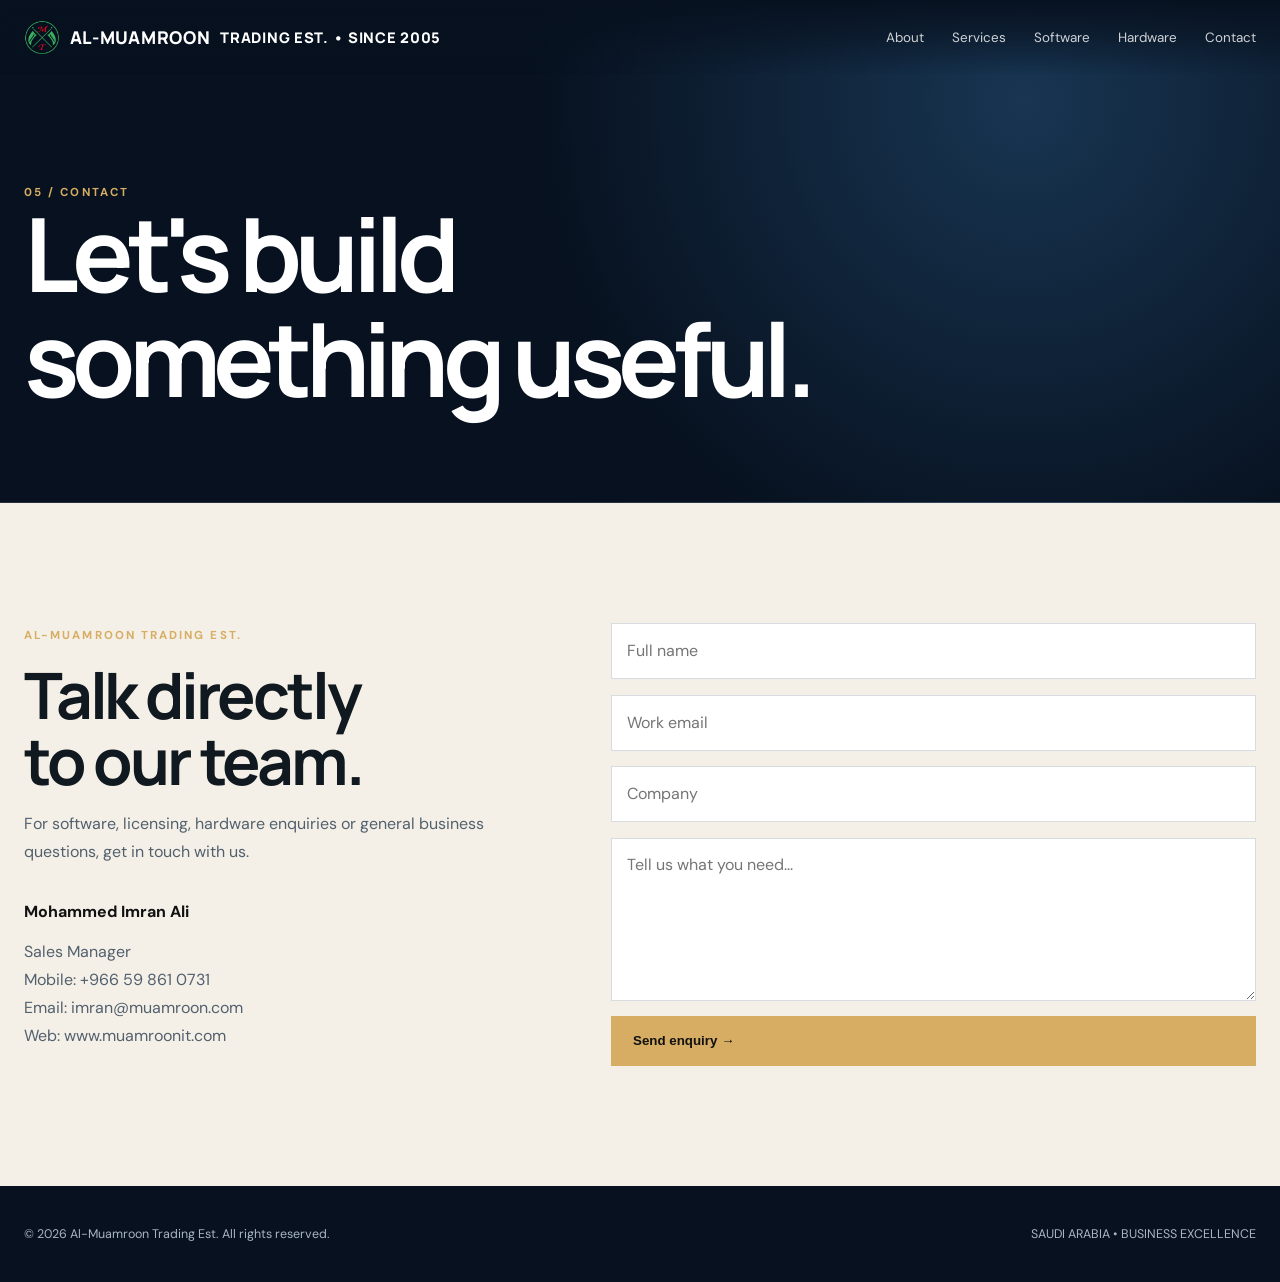
<file: contact.html>
<!doctype html><html lang="en"><head><meta charset="utf-8"><meta name="viewport" content="width=device-width,initial-scale=1"><title>Contact — Al-Muamroon</title><link rel="stylesheet" href="style.css"></head><body>
    <header class="nav"><div class="container navrow">
<a class="logo" href="index.html"><img src="assets/logo.png" alt="Al-Muamroon logo" class="logo-img">AL-MUAMROON<small>TRADING EST. • SINCE 2005</small></a>
      <nav class="links">
        <a href="about.html">About</a><a href="services.html">Services</a><a href="software.html">Software</a>
        <a href="materials.html">Hardware</a><a href="contact.html">Contact</a>
      </nav><button class="menu">MENU</button>
    </div></header>
    <main class="pagehero"><div class="container">
      <span class="eyebrow">05 / Contact</span>
      <h1>Let's build<br>something useful.</h1>
    </div></main>

    <section class="section light"><div class="container contact">
      <div>
        <span class="eyebrow">Al-Muamroon Trading Est.</span>
        <h2 style="margin-top:18px">Talk directly<br>to our team.</h2>
        <p>For software, licensing, hardware enquiries or general business questions, get in touch with us.</p>
        <div style="margin-top:35px">
          <b>Mohammed Imran Ali</b>
          <p>Sales Manager<br>
          Mobile: +966 59 861 0731<br>
          Email: imran@muamroon.com<br>
          Web: www.muamroonit.com</p>
        </div>
      </div>
      <form class="form" onsubmit="event.preventDefault();window.location.href='mailto:imran@muamroon.com?subject='+encodeURIComponent('Website enquiry from '+document.querySelector('#name').value)+'&body='+encodeURIComponent(document.querySelector('#message').value)">
        <input id="name" required placeholder="Full name">
        <input type="email" required placeholder="Work email">
        <input placeholder="Company">
        <textarea id="message" required placeholder="Tell us what you need..."></textarea>
        <button class="btn gold" type="submit">Send enquiry →</button>
      </form>
    </div></section>

    <footer><div class="container foot">
      <span>© 2026 Al-Muamroon Trading Est. All rights reserved.</span>
      <span>SAUDI ARABIA • BUSINESS EXCELLENCE</span>
    </div></footer>
    <script src="script.js"></script>
</body></html>
</file>
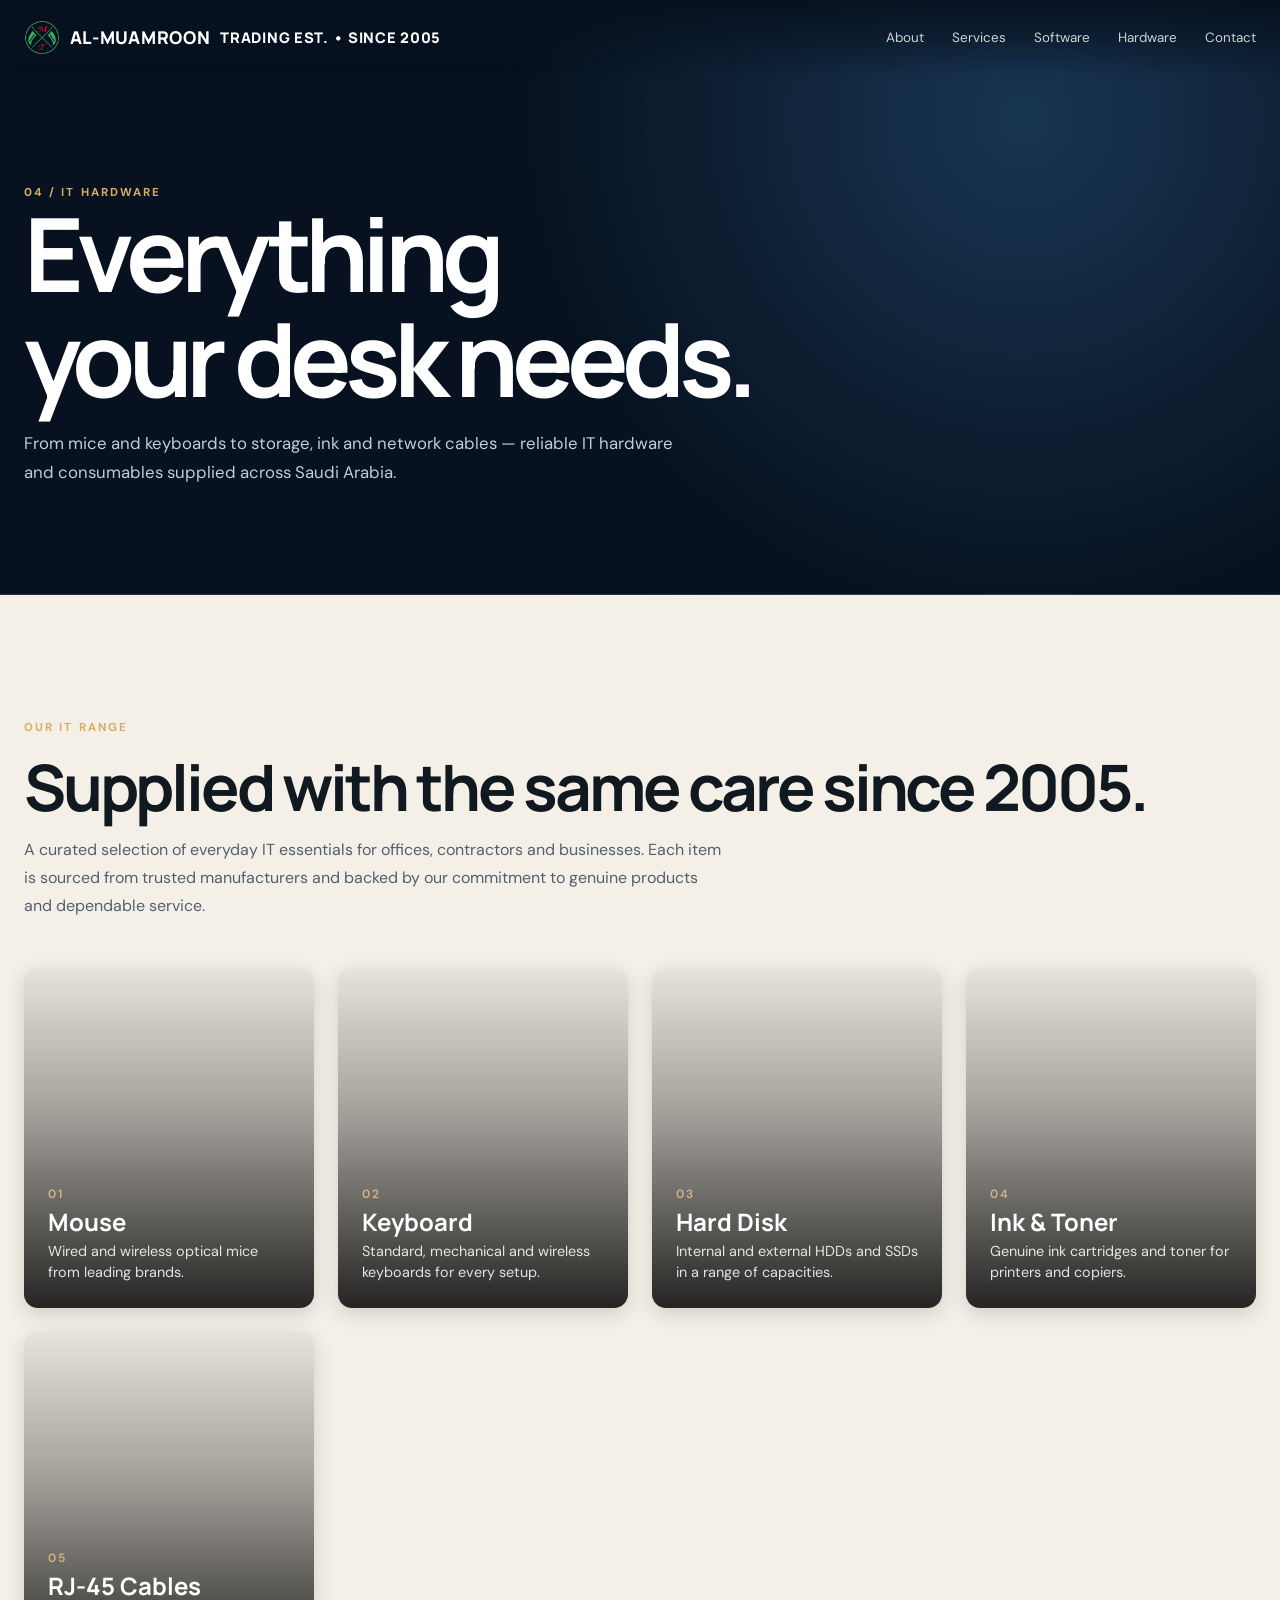
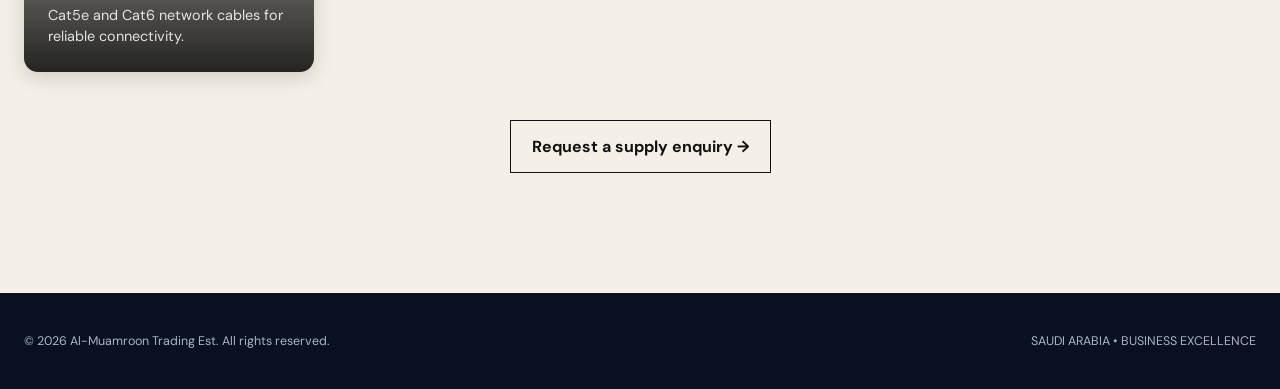
<file: materials.html>
<!doctype html><html lang="en"><head><meta charset="utf-8"><meta name="viewport" content="width=device-width,initial-scale=1"><title>IT Hardware & Consumables — Al-Muamroon</title><link rel="stylesheet" href="style.css"></head><body>
    <header class="nav"><div class="container navrow">
<a class="logo" href="index.html"><img src="assets/logo.png" alt="Al-Muamroon logo" class="logo-img">AL-MUAMROON<small>TRADING EST. • SINCE 2005</small></a>
      <nav class="links">
        <a href="about.html">About</a><a href="services.html">Services</a><a href="software.html">Software</a>
        <a href="materials.html">Hardware</a><a href="contact.html">Contact</a>
      </nav><button class="menu">MENU</button>
    </div></header><main class="pagehero"><div class="container"><span class="eyebrow">04 / IT Hardware</span><h1>Everything<br>your desk needs.</h1><p class="hero-copy">From mice and keyboards to storage, ink and network cables — reliable IT hardware and consumables supplied across Saudi Arabia.</p></div></main>
<section class="section light"><div class="container"><span class="eyebrow">Our IT Range</span><h2 style="margin-top:18px">Supplied with the same care since 2005.</h2><p style="max-width:700px">A curated selection of everyday IT essentials for offices, contractors and businesses. Each item is sourced from trusted manufacturers and backed by our commitment to genuine products and dependable service.</p>

<div class="it-materials-grid">

  <a class="it-card" href="contact.html">
    <div class="it-card-bg" style="background-image:url('https://images.unsplash.com/photo-1527864550417-7fd91fc51a46?auto=format&fit=crop&w=1000&q=85')"></div>
    <div class="it-card-overlay"></div>
    <div class="it-card-content">
      <span class="it-card-num">01</span>
      <h3>Mouse</h3>
      <p>Wired and wireless optical mice from leading brands.</p>
    </div>
  </a>

  <a class="it-card" href="contact.html">
    <div class="it-card-bg" style="background-image:url('https://images.unsplash.com/photo-1587829741301-dc798b83add3?auto=format&fit=crop&w=1000&q=85')"></div>
    <div class="it-card-overlay"></div>
    <div class="it-card-content">
      <span class="it-card-num">02</span>
      <h3>Keyboard</h3>
      <p>Standard, mechanical and wireless keyboards for every setup.</p>
    </div>
  </a>

  <a class="it-card" href="contact.html">
    <div class="it-card-bg" style="background-image:url('https://images.unsplash.com/photo-1531492746076-161ca9bcad58?auto=format&fit=crop&w=1000&q=85')"></div>
    <div class="it-card-overlay"></div>
    <div class="it-card-content">
      <span class="it-card-num">03</span>
      <h3>Hard Disk</h3>
      <p>Internal and external HDDs and SSDs in a range of capacities.</p>
    </div>
  </a>

  <a class="it-card" href="contact.html">
    <div class="it-card-bg" style="background-image:url('https://images.unsplash.com/photo-1612815154858-60aa4c59eaa6?auto=format&fit=crop&w=1000&q=85')"></div>
    <div class="it-card-overlay"></div>
    <div class="it-card-content">
      <span class="it-card-num">04</span>
      <h3>Ink &amp; Toner</h3>
      <p>Genuine ink cartridges and toner for printers and copiers.</p>
    </div>
  </a>

  <a class="it-card" href="contact.html">
    <div class="it-card-bg" style="background-image:url('https://images.unsplash.com/photo-1544197150-b99a580bb7a8?auto=format&fit=crop&w=1000&q=85')"></div>
    <div class="it-card-overlay"></div>
    <div class="it-card-content">
      <span class="it-card-num">05</span>
      <h3>RJ-45 Cables</h3>
      <p>Cat5e and Cat6 network cables for reliable connectivity.</p>
    </div>
  </a>

</div>

<div style="text-align:center;margin-top:48px">
  <a class="btn" style="color:#111;border-color:#111" href="contact.html">Request a supply enquiry →</a>
</div>

</div></section>
<footer><div class="container foot"><span>© 2026 Al-Muamroon Trading Est. All rights reserved.</span><span>SAUDI ARABIA • BUSINESS EXCELLENCE</span></div></footer><script src="script.js"></script></body></html>
</file>
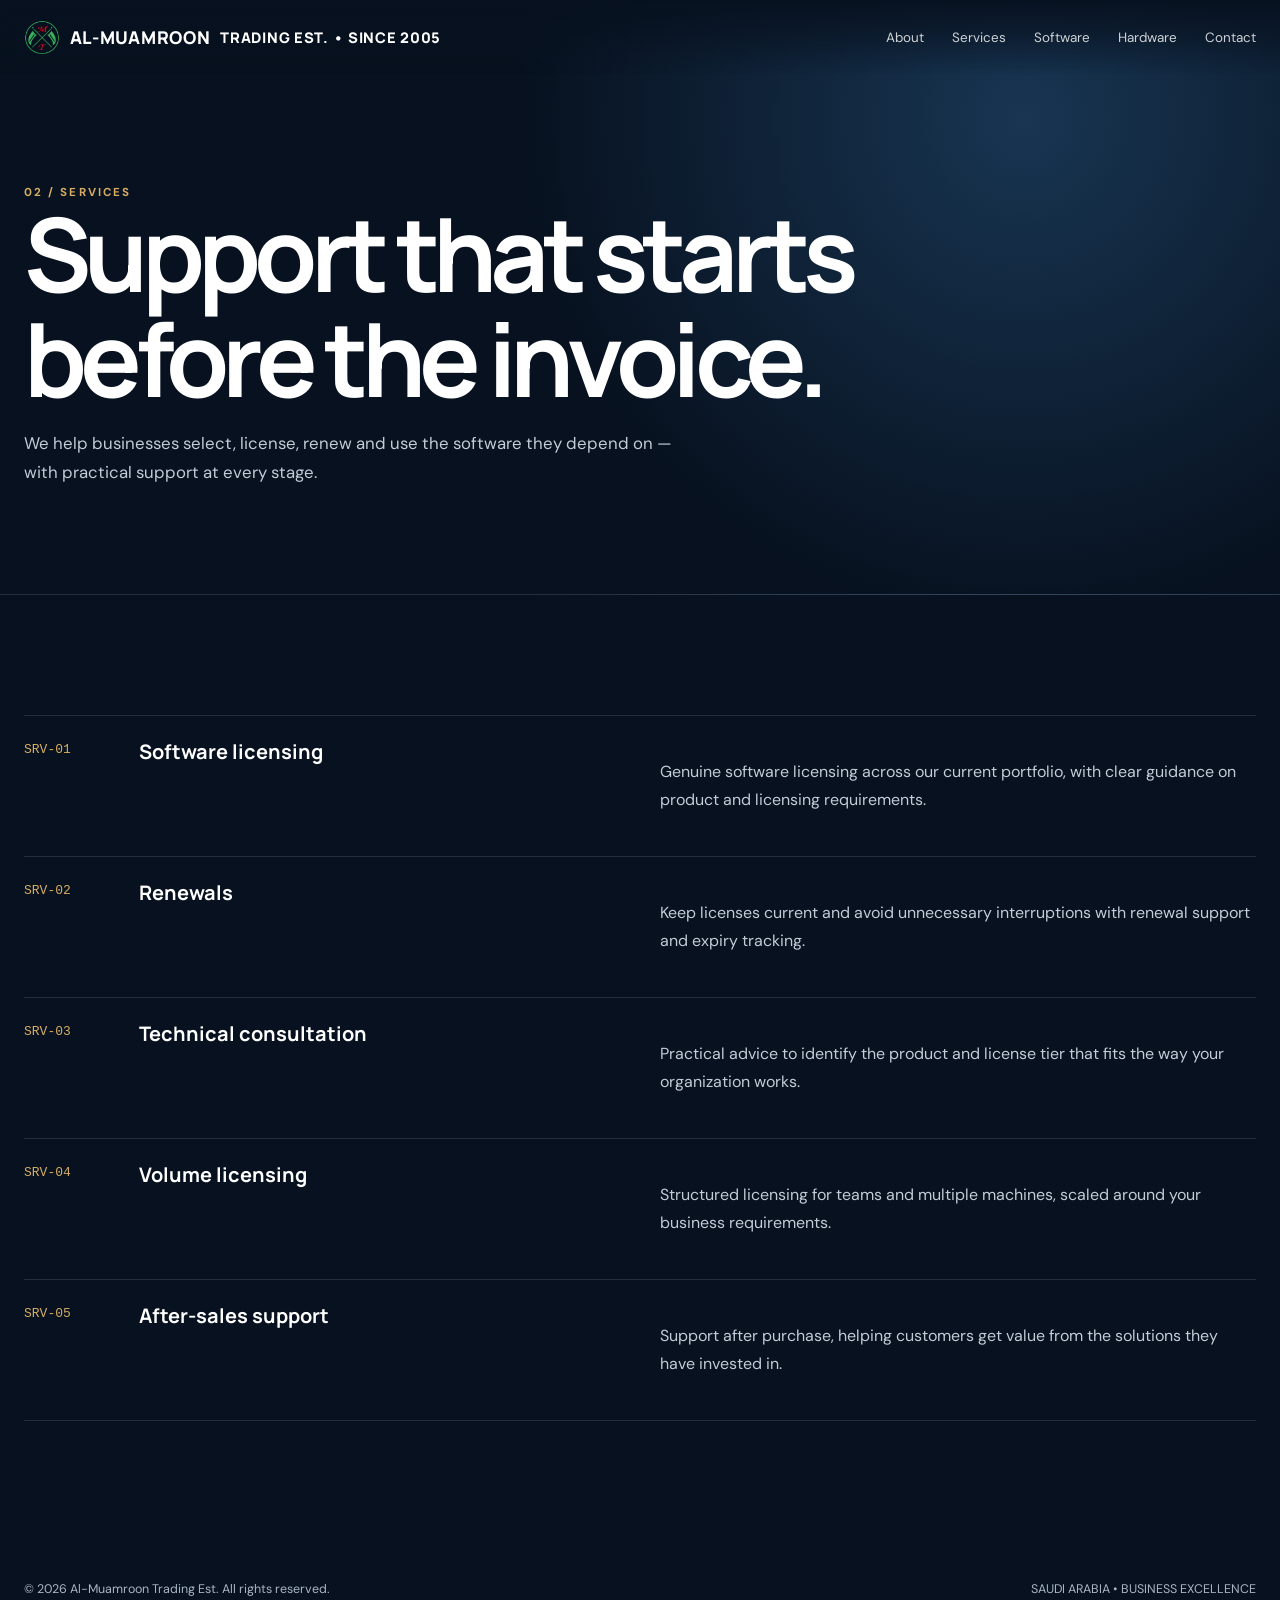
<file: services.html>
<!doctype html><html lang="en"><head><meta charset="utf-8"><meta name="viewport" content="width=device-width,initial-scale=1"><title>Services — Al-Muamroon</title><link rel="stylesheet" href="style.css"></head><body>
    <header class="nav"><div class="container navrow">
<a class="logo" href="index.html"><img src="assets/logo.png" alt="Al-Muamroon logo" class="logo-img">AL-MUAMROON<small>TRADING EST. • SINCE 2005</small></a>
      <nav class="links">
        <a href="about.html">About</a><a href="services.html">Services</a><a href="software.html">Software</a>
        <a href="materials.html">Hardware</a><a href="contact.html">Contact</a>
      </nav><button class="menu">MENU</button>
    </div></header><main class="pagehero"><div class="container"><span class="eyebrow">02 / Services</span><h1>Support that starts<br>before the invoice.</h1><p class="hero-copy">We help businesses select, license, renew and use the software they depend on — with practical support at every stage.</p></div></main>
<section class="section"><div class="container"><div class="service"><code>SRV-01</code><h3>Software licensing</h3><p>Genuine software licensing across our current portfolio, with clear guidance on product and licensing requirements.</p></div><div class="service"><code>SRV-02</code><h3>Renewals</h3><p>Keep licenses current and avoid unnecessary interruptions with renewal support and expiry tracking.</p></div><div class="service"><code>SRV-03</code><h3>Technical consultation</h3><p>Practical advice to identify the product and license tier that fits the way your organization works.</p></div><div class="service"><code>SRV-04</code><h3>Volume licensing</h3><p>Structured licensing for teams and multiple machines, scaled around your business requirements.</p></div><div class="service"><code>SRV-05</code><h3>After-sales support</h3><p>Support after purchase, helping customers get value from the solutions they have invested in.</p></div></div></section><footer><div class="container foot"><span>© 2026 Al-Muamroon Trading Est. All rights reserved.</span><span>SAUDI ARABIA • BUSINESS EXCELLENCE</span></div></footer><script src="script.js"></script></body></html>
</file>
<file: style.css>
@import url('https://fonts.googleapis.com/css2?family=DM+Sans:wght@400;500;600;700&family=Manrope:wght@400;500;600;700;800&display=swap');

:root{
  --navy:#07111f; --navy2:#0d1d30; --gold:#d6ad62; --gold2:#f0d39a;
  --cream:#f5f0e7; --white:#fff; --muted:#aab5c4; --line:rgba(255,255,255,.12);
  --max:1240px; --ease:cubic-bezier(.2,.75,.2,1);
}
*{box-sizing:border-box} html{scroll-behavior:smooth}
body{margin:0;background:var(--navy);color:var(--white);font-family:"DM Sans",sans-serif}
a{color:inherit;text-decoration:none}.container{width:min(var(--max),calc(100% - 48px));margin:auto}
h1,h2,h3{font-family:Manrope,sans-serif;line-height:1.03;margin:0}
h1{font-size:clamp(3.2rem,8vw,7.8rem);letter-spacing:-.065em}
h2{font-size:clamp(2.3rem,5vw,5rem);letter-spacing:-.05em}
p{line-height:1.75;color:#c2ccd7}.eyebrow{font-size:.72rem;letter-spacing:.18em;text-transform:uppercase;color:var(--gold);font-weight:700}
.btn{display:inline-flex;align-items:center;gap:10px;padding:15px 21px;border:1px solid var(--gold);font-weight:700;transition:.3s var(--ease)}
.btn.gold{background:var(--gold);color:#111;border-color:var(--gold)}.btn:hover{transform:translateY(-3px);box-shadow:0 14px 35px rgba(0,0,0,.25)}
.nav{position:fixed;z-index:50;top:0;left:0;right:0;padding:20px 0;background:linear-gradient(180deg,rgba(7,17,31,.96),rgba(7,17,31,.55),transparent);backdrop-filter:blur(8px)}
.navrow{display:flex;align-items:center;justify-content:space-between;gap:25px}
.logo{font-family:Manrope;font-weight:800;letter-spacing:.04em;font-size:1.1rem;display:flex;align-items:center;gap:10px}
.logo-img{height:34px;width:auto}
.links{display:flex;gap:28px;font-size:.84rem}.links a{opacity:.8}.links a:hover{opacity:1;color:var(--gold)}
.menu{display:none;background:none;border:1px solid var(--line);color:#fff;padding:9px 12px}
.hero{min-height:100vh;position:relative;display:grid;align-items:end;overflow:hidden}
.hero:before{content:"";position:absolute;inset:0;background:linear-gradient(90deg,rgba(7,17,31,.85) 0%,rgba(7,17,31,.45) 52%,rgba(7,17,31,.15));z-index:1;pointer-events:none}

.hero-video{position:absolute;inset:0;width:100%;height:100%;object-fit:cover;z-index:0}

.hero-content{position:relative;z-index:2}
.hero:after{content:"";position:absolute;inset:auto 0 0;height:35%;background:linear-gradient(transparent,var(--navy))}
.hero-content{position:relative;z-index:2;padding:180px 0 90px;max-width:1050px}
.hero h1 span{color:var(--gold)}.hero-copy{max-width:650px;font-size:1.05rem}
.actions{display:flex;gap:12px;flex-wrap:wrap;margin-top:30px}
.scroll{position:absolute;z-index:3;right:35px;bottom:35px;writing-mode:vertical-rl;color:var(--muted);font-size:.7rem;letter-spacing:.2em}
.reveal{animation:up .9s var(--ease) both}.d2{animation-delay:.12s}.d3{animation-delay:.24s}
@keyframes up{from{opacity:0;transform:translateY(35px)}to{opacity:1;transform:none}}
.section{padding:120px 0}.light{background:var(--cream);color:#111}.light p{color:#52606e}.light h2{color:#101820}
.grid2{display:grid;grid-template-columns:1fr 1fr;gap:70px;align-items:center}
.grid3{display:grid;grid-template-columns:repeat(3,1fr);gap:18px}
.card{border:1px solid rgba(255,255,255,.12);padding:32px;min-height:250px;background:linear-gradient(145deg,rgba(255,255,255,.04),rgba(255,255,255,.01));transition:.35s var(--ease)}
.card:hover{transform:translateY(-8px);border-color:rgba(214,173,98,.55)}
.card .num{font-size:.7rem;color:var(--gold);letter-spacing:.15em}.card h3{font-size:1.45rem;margin:35px 0 12px}
.photo{height:600px;overflow:hidden}.photo img{width:100%;height:100%;object-fit:cover;transition:transform 1s var(--ease)}.photo:hover img{transform:scale(1.04)}
.stats{display:grid;grid-template-columns:repeat(4,1fr);border-top:1px solid #d9cfbe;border-bottom:1px solid #d9cfbe;margin-top:60px}
.stat{padding:30px 18px;border-right:1px solid #d9cfbe}.stat:last-child{border:0}.stat b{font:800 2.6rem Manrope;color:#101820}.stat span{display:block;margin-top:5px;color:#687582;font-size:.8rem}
.service{padding:26px 0;border-bottom:1px solid var(--line);display:grid;grid-template-columns:90px 1fr 1.2fr;gap:25px;align-items:start}.service:first-child{border-top:1px solid var(--line)}.service code{color:var(--gold)}.service h3{font-size:1.25rem}
.portfolio{display:grid;grid-template-columns:repeat(5,1fr);gap:12px;margin-top:45px}.brand{padding:25px 15px;border:1px solid rgba(0,0,0,.13);background:#fff;text-align:center;color:#111;font:700 1rem Manrope;min-height:90px;display:grid;place-items:center}
.cta{background:linear-gradient(120deg,#10263d,#07111f);padding:80px 0;border-top:1px solid var(--line);border-bottom:1px solid var(--line)}
footer{padding:40px 0;color:var(--muted);font-size:.78rem}.foot{display:flex;justify-content:space-between;gap:20px;flex-wrap:wrap}
.pagehero{padding:180px 0 90px;background:radial-gradient(circle at 80% 20%,#183552 0,#07111f 45%);border-bottom:1px solid var(--line)}
.contact{display:grid;grid-template-columns:.9fr 1.1fr;gap:60px}.form{display:grid;gap:16px}.form input,.form textarea{width:100%;padding:15px;background:#fff;border:1px solid #d7dce1;font:inherit}.form textarea{min-height:160px}
.intro{position:fixed;inset:0;background:#050c15;z-index:100;display:grid;place-items:center;animation:introOut 1s 2.4s forwards}.intro-inner{text-align:center}.intro-logo{font:800 clamp(3rem,10vw,9rem) Manrope;letter-spacing:-.08em}.intro-line{width:0;height:1px;background:var(--gold);margin:20px auto;animation:line 1.2s .4s forwards}.intro small{color:var(--gold);letter-spacing:.3em;font-size:.65rem}@keyframes line{to{width:180px}}@keyframes introOut{to{opacity:0;visibility:hidden;pointer-events:none}}
@media(max-width:900px){.links{display:none}.menu{display:block}.grid2,.contact{grid-template-columns:1fr}.grid3{grid-template-columns:1fr 1fr}.photo{height:430px}.stats{grid-template-columns:1fr 1fr}.portfolio{grid-template-columns:repeat(2,1fr)}.service{grid-template-columns:70px 1fr}}
@media(max-width:600px){.container{width:min(100% - 32px,var(--max))}.section{padding:80px 0}.grid3{grid-template-columns:1fr}.hero-content{padding-top:160px}.scroll{display:none}.stats{grid-template-columns:1fr 1fr}.stat:nth-child(2){border-right:0}.stat:nth-child(-n+2){border-bottom:1px solid #d9cfbe}}
/* ============================================================
   IT Materials Grid (materials.html)
   ============================================================ */
.it-materials-grid {
  display: grid;
  grid-template-columns: repeat(auto-fit, minmax(260px, 1fr));
  gap: 24px;
  margin-top: 48px;
}

.it-card {
  position: relative;
  display: block;
  height: 340px;
  border-radius: 14px;
  overflow: hidden;
  text-decoration: none;
  color: #fff;
  box-shadow: 0 6px 20px rgba(0,0,0,0.15);
  transition: transform 0.4s ease, box-shadow 0.4s ease;
}

.it-card:hover {
  transform: translateY(-6px);
  box-shadow: 0 18px 40px rgba(0,0,0,0.35);
}

.it-card-bg {
  position: absolute;
  inset: 0;
  background-size: cover;
  background-position: center;
  transition: transform 0.7s ease;
}

.it-card:hover .it-card-bg {
  transform: scale(1.08);
}

.it-card-overlay {
  position: absolute;
  inset: 0;
  background: linear-gradient(to top, rgba(0,0,0,0.85) 0%, rgba(0,0,0,0.35) 55%, rgba(0,0,0,0.05) 100%);
  z-index: 1;
}

.it-card-content {
  position: relative;
  z-index: 2;
  height: 100%;
  display: flex;
  flex-direction: column;
  justify-content: flex-end;
  padding: 24px;
}

.it-card-num {
  font-size: 12px;
  letter-spacing: 2px;
  color: #d4b483;
  font-weight: 600;
  margin-bottom: 8px;
}

.it-card-content h3 {
  margin: 0 0 6px;
  font-size: 1.5rem;
  font-weight: 700;
  color: #fff;
}

.it-card-content p {
  margin: 0;
  font-size: 0.9rem;
  line-height: 1.5;
  color: rgba(255,255,255,0.85);
}

@media (max-width: 640px) {
  .it-card { height: 280px; }
  .it-card-content h3 { font-size: 1.25rem; }
}
/* Deepseek code od iv */
body.about-page {
    background: linear-gradient(135deg, #0a192f 0%, #112240 100%);
    position: relative;
}
/* Optional: Add a subtle circuit board pattern overlay */
body.about-page::before {
    content: '';
    position: fixed;
    top: 0; left: 0; right: 0; bottom: 0;
    background-image: url('https://images.unsplash.com/photo-1518770660439-4636190af475?w=1600&q=80');
    background-size: cover;
    opacity: 0.05;
    pointer-events: none;
    z-index: -1;
}
/*Deep seek for software icon*/
/* ============================================================
   Software Portfolio (software.html)
   ============================================================ */
.software-section {
  padding: 80px 0 100px;
}

.software-section h1 {
  text-align: center;
  margin-bottom: 3rem;
  font-size: 2.5rem;
}

.software-grid {
  display: grid;
  grid-template-columns: repeat(auto-fit, minmax(280px, 1fr));
  gap: 2rem;
  padding: 0 2rem;
  max-width: 1200px;
  margin: 0 auto;
}

.software-card {
  background: rgba(255, 255, 255, 0.06);
  border: 1px solid rgba(214, 173, 98, 0.25);
  border-radius: 16px;
  padding: 2rem;
  text-align: center;
  transition: transform 0.3s ease, box-shadow 0.3s ease, background 0.3s ease;
  backdrop-filter: blur(10px);
}

.software-card:hover {
  transform: translateY(-8px);
  box-shadow: 0 15px 35px rgba(0,0,0,0.3);
  background: rgba(255, 255, 255, 0.1);
  border-color: rgba(255, 255, 255, 0.3);
}

.software-logo {
  background: #fff;
  border-radius: 12px;
  padding: 1rem;
  display: inline-block;
  margin-bottom: 1rem;
  min-width: 100px;
}

.software-logo img {
  height: 50px;
  width: auto;
  display: block;
  margin: 0 auto;
  object-fit: contain;
}

.software-card h3 {
  font-size: 1.5rem;
  margin: 0.5rem 0 0.75rem;
  color: #fff;
}

.software-card p {
  color: #ccc;
  line-height: 1.6;
  font-size: 0.95rem;
  margin: 0;
}

@media (max-width: 640px) {
  .software-section h1 { font-size: 1.9rem; }
  .software-grid { padding: 0 1rem; gap: 1.5rem; }
  .software-card { padding: 1.5rem; }
}

/* ============================================================
   Services — Mobile layout fix
   ============================================================ */
@media (max-width: 900px) {
  .service {
    display: block;
    padding: 28px 0;
    border-bottom: 1px solid var(--line);
  }
  .service code {
    display: block;
    color: var(--gold);
    font-size: 0.75rem;
    letter-spacing: 0.15em;
    margin-bottom: 6px;
  }
  .service h3 {
    display: block;
    font-size: 1.4rem;
    margin: 0 0 12px 0;
    line-height: 1.2;
  }
  .service p {
    display: block;
    margin: 0;
    line-height: 1.75;
    font-size: 0.98rem;
    max-width: 100%;
    word-break: normal;
    overflow-wrap: normal;
    hyphens: none;
  }
}

/* ============================================================
   Intro logo (inline SVG)
   ============================================================ */
.intro-inner {
  display: flex;
  flex-direction: column;
  align-items: center;
  gap: 22px;
}

.intro-mark {
  width: 260px;
  height: 260px;
  object-fit: contain;
}

@media (max-width: 640px) {
  .intro-mark { width: 180px; height: 180px; }
}

@keyframes introMarkIn {
  from { opacity: 0; transform: scale(0.85); }
  to   { opacity: 1; transform: scale(1); }
}

/* ============================================================
   Scroll reveal animation
   ============================================================ */
.reveal-init {
  opacity: 0;
  transform: translateY(28px);
  transition: opacity 0.9s cubic-bezier(.2,.75,.2,1),
              transform 0.9s cubic-bezier(.2,.75,.2,1);
  will-change: opacity, transform;
}

.reveal-in {
  opacity: 1;
  transform: translateY(0);
}

/* Accessibility — respect users who prefer reduced motion */
@media (prefers-reduced-motion: reduce) {
  .reveal-init {
    opacity: 1;
    transform: none;
    transition: none;
  }
}

/* Prevent horizontal scroll from stagger during page load */
body { overflow-x: hidden; }

/* ============================================================
   Hero video background
   ============================================================ */
.hero { position: relative; overflow: hidden; }
.hero > .hero-content { position: relative; z-index: 3; }

.hero-video {
  position: absolute;
  inset: 0;
  width: 100%;
  height: 100%;
  object-fit: cover;
  z-index: 0;
  opacity: 0.55;
}

/* Dark gradient overlay for text readability */
.hero:before {
  z-index: 1;
  pointer-events: none;
}
/* ADD mobile hero background image */
@media (max-width: 768px) {
  .hero-video {
    display: block !important;
    position: absolute !important;
    inset: 0 !important;
    width: 100% !important;
    height: 100% !important;
    object-fit: cover !important;
    z-index: 1 !important;
    opacity: 1 !important;
  }
  .hero {
    background: none !important;
    position: relative !important;
    overflow: hidden !important;
  }
  .hero:before {
    background: linear-gradient(180deg, rgba(7,17,31,.55) 0%, rgba(7,17,31,.85) 100%) !important;
    z-index: 2 !important;
    pointer-events: none !important;
  }
  .hero > .hero-content {
    position: relative !important;
    z-index: 4 !important;
  }
}

/* ============================================================
   Software logos — individual sizes per card
   Order: 1.Adobe 2.ZWSOFT 3.Acronis 4.CrowdStrike
          5.Nitro 6.Microsoft 7.WinZip 8.WinRAR 9.ManyMore
   ============================================================ */

/* Base — the white box behind every logo */
.software-card .software-logo {
  min-width: 150px !important;
  min-height: 100px !important;
  display: inline-flex !important;
  align-items: center !important;
  justify-content: center !important;
  padding: 1.2rem 1.5rem !important;
}

/* Base — the image inside every logo box */
.software-card .software-logo img {
  height: auto !important;
  object-fit: contain !important;
  display: block !important;
  margin: 0 auto !important;
}

/* ---------- Per-logo image sizes (change width to resize) ---------- */

/* 1. Adobe */
.software-card:nth-child(1) .software-logo img {
  width: 100px !important;
  max-width: 100px !important;
  max-height: 70px !important;
}

/* 2. ZWSOFT — text badge */
.software-card:nth-child(2) .software-logo {
  font-size: 1.5rem !important;
}

/* 3. Acronis — text badge */
/* 3. Acronis — image */
.software-card:nth-child(3) .software-logo img {
  width: 120px !important;
  max-width: 120px !important;
  max-height: 80px !important;
}

/* 4. CrowdStrike — image */
.software-card:nth-child(4) .software-logo img {
  width: 130px !important;
  max-width: 130px !important;
  max-height: 85px !important;
}

/* 5. Nitro — text badge */
.software-card:nth-child(5) .software-logo {
  font-size: 1.7rem !important;
}

/* 6. Microsoft — image */
.software-card:nth-child(6) .software-logo img {
  width: 90px !important;
  max-width: 90px !important;
  max-height: 65px !important;
}

/* 7. WinZip — image */
.software-card:nth-child(7) .software-logo img {
  width: 105px !important;
  max-width: 105px !important;
  max-height: 75px !important;
}

/* 8. WinRAR — image */
.software-card:nth-child(8) .software-logo img {
  width: 120px !important;
  max-width: 120px !important;
  max-height: 75px !important;
}

/* 9. Many More — text badge */
.software-card:nth-child(9) .software-logo {
  font-size: 1.2rem !important;
}
</file>
